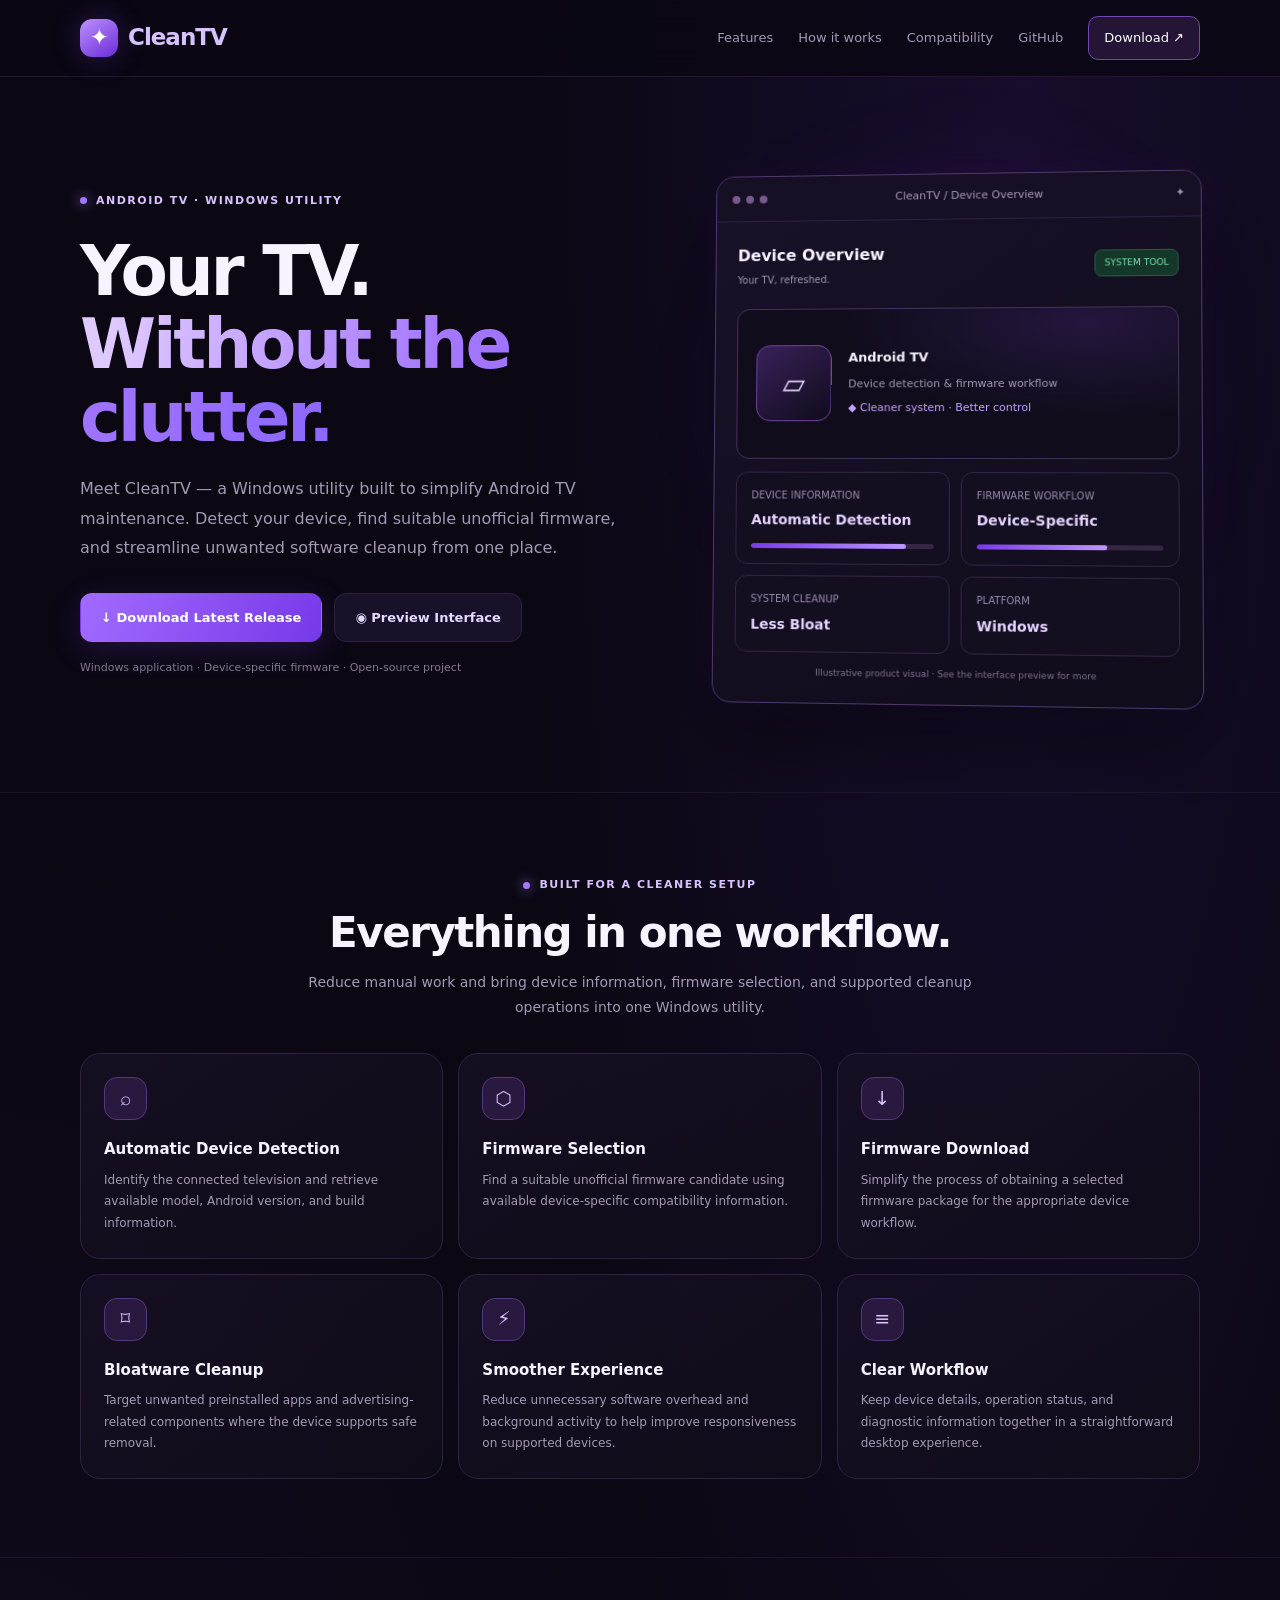
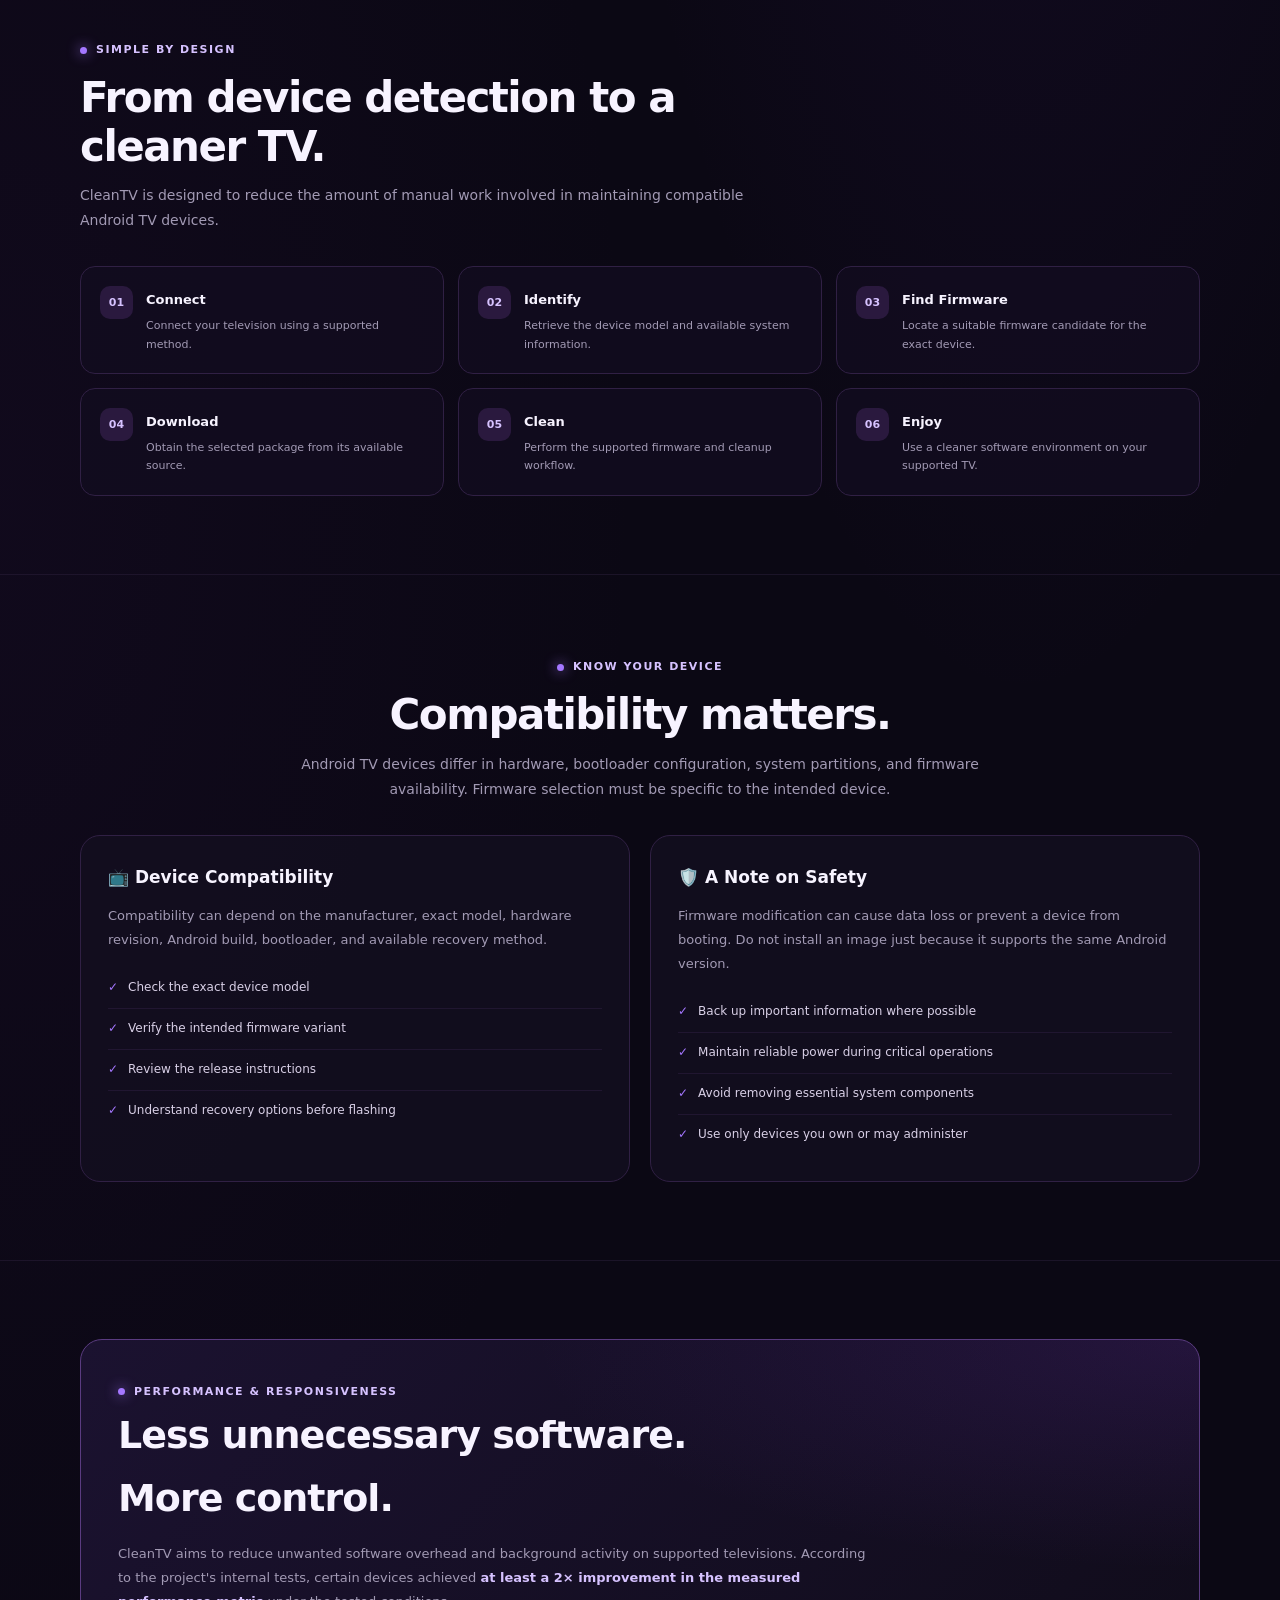
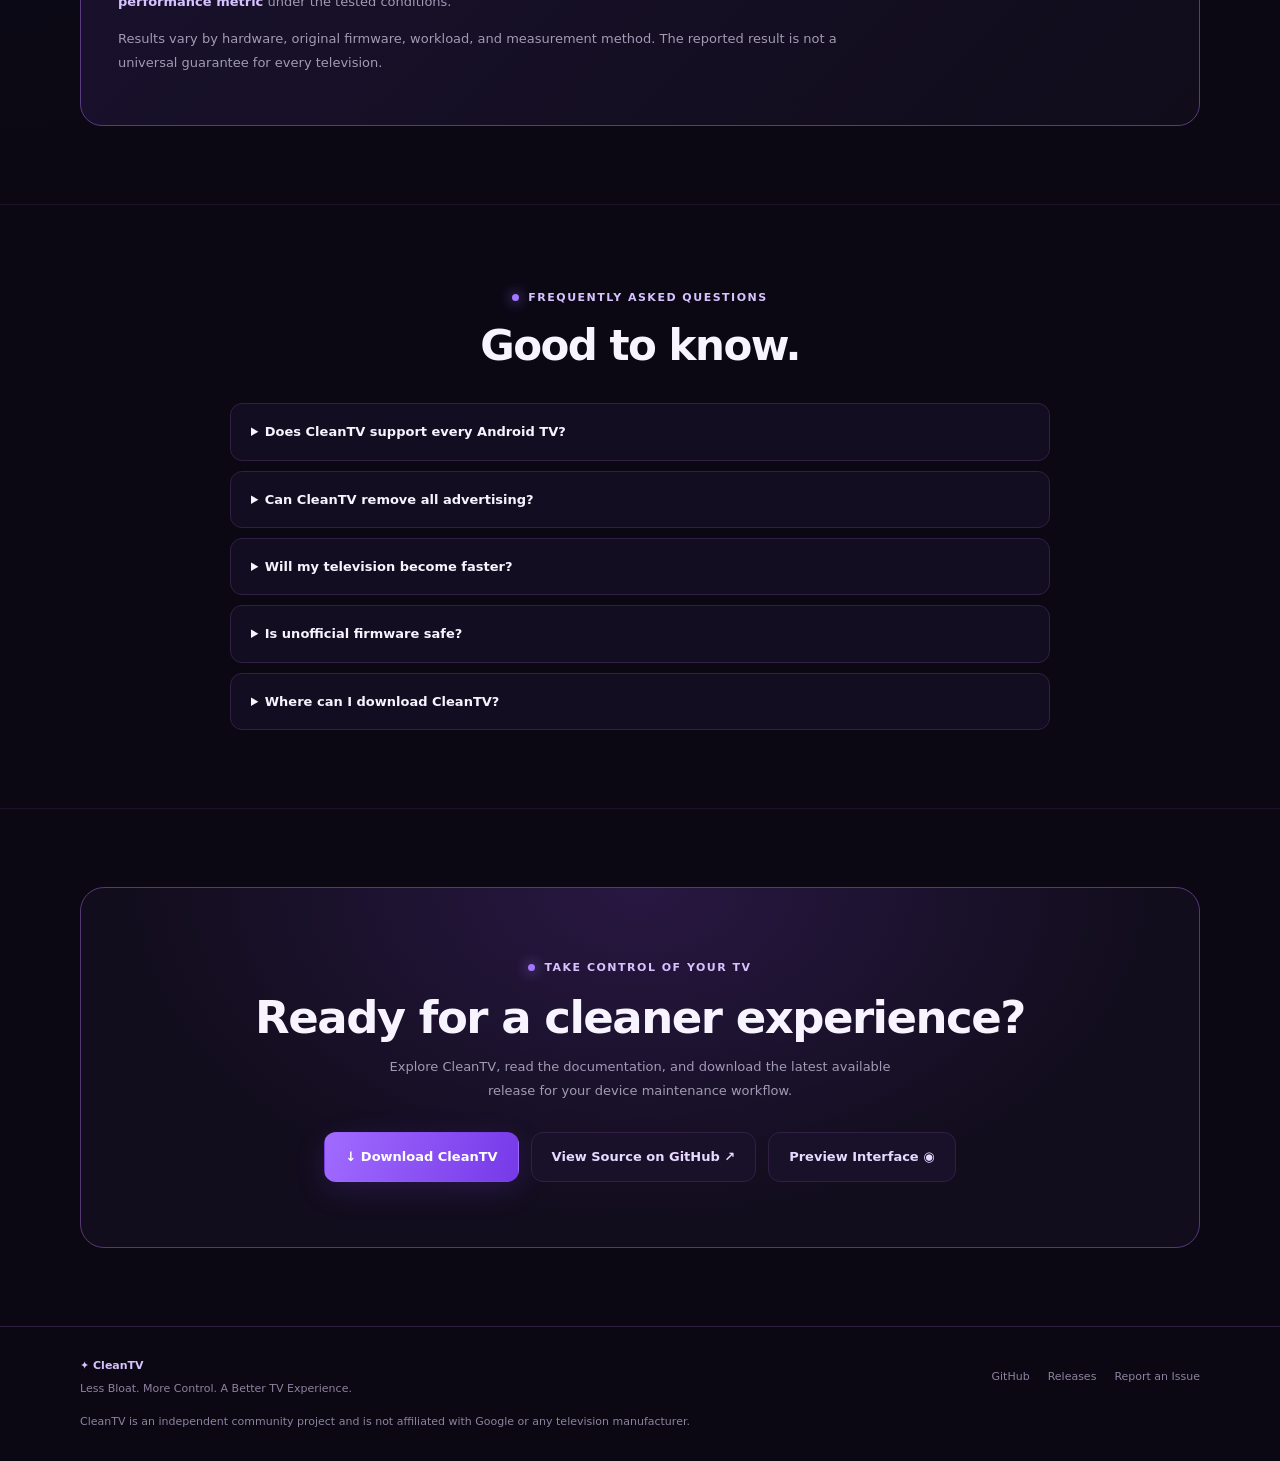
<file: index.html>
<!DOCTYPE html>
<html lang="en">
<head>
  <meta charset="UTF-8">
  <meta name="viewport" content="width=device-width, initial-scale=1.0">
  <meta name="theme-color" content="#0b0814">

  <title>CleanTV — Android TV Debloater & Firmware Utility</title>
  <meta name="description" content="CleanTV is a Windows utility for supported Android TV devices. Detect your TV, find compatible unofficial firmware, and simplify bloatware cleanup.">
  <meta name="robots" content="index, follow">
  <link rel="canonical" href="https://angelicaunt.github.io/CleanTV/">

  <meta property="og:type" content="website">
  <meta property="og:title" content="CleanTV — A Cleaner Android TV">
  <meta property="og:description" content="Detect your Android TV, find suitable unofficial firmware, and simplify system cleanup with CleanTV for Windows.">
  <meta property="og:url" content="https://angelicaunt.github.io/CleanTV/">

  <meta name="twitter:card" content="summary">
  <meta name="twitter:title" content="CleanTV — Android TV Utility">
  <meta name="twitter:description" content="Less bloat. More control. A cleaner Android TV experience.">

  <script type="application/ld+json">
  {
    "@context": "https://schema.org",
    "@type": "SoftwareApplication",
    "name": "CleanTV",
    "applicationCategory": "UtilitiesApplication",
    "operatingSystem": "Windows",
    "description": "A Windows utility for supported Android TV devices, with device detection, unofficial firmware workflows, and bloatware cleanup.",
    "downloadUrl": "https://github.com/angelicaunt/CleanTV/releases/latest",
    "codeRepository": "https://github.com/angelicaunt/CleanTV"
  }
  </script>

  <style>
    :root {
      color-scheme: dark;
      --bg: #0b0814;
      --surface: #120d20;
      --surface2: #19112b;
      --border: #302044;
      --purple: #a477ff;
      --purple2: #7739e8;
      --lavender: #d6c2ff;
      --text: #f7f3ff;
      --muted: #a29ab4;
      --green: #75e5b0;
      --radius: 20px;
    }

    * {
      box-sizing: border-box;
    }

    html {
      scroll-behavior: smooth;
      scroll-padding-top: 90px;
    }

    body {
      margin: 0;
      background:
        radial-gradient(ellipse at 80% 0%, #4b208d33, transparent 35%),
        radial-gradient(ellipse at 0% 45%, #35145222, transparent 35%),
        var(--bg);
      color: var(--text);
      font-family: Inter, "Segoe UI", system-ui, -apple-system, sans-serif;
      line-height: 1.65;
      -webkit-font-smoothing: antialiased;
    }

    a {
      color: inherit;
      text-decoration: none;
    }

    button, a {
      -webkit-tap-highlight-color: transparent;
    }

    a:focus-visible {
      outline: 2px solid var(--lavender);
      outline-offset: 4px;
    }

    .container {
      width: min(1120px, calc(100% - 40px));
      margin: 0 auto;
    }

    .nav-wrap {
      position: sticky;
      top: 0;
      z-index: 10;
      background: #0b0814dd;
      backdrop-filter: blur(16px);
      border-bottom: 1px solid #302044aa;
    }

    nav {
      min-height: 76px;
      display: flex;
      justify-content: space-between;
      align-items: center;
      gap: 24px;
    }

    .brand {
      display: inline-flex;
      align-items: center;
      gap: 10px;
      font-size: 23px;
      font-weight: 850;
      letter-spacing: -1px;
    }

    .brand-mark {
      width: 38px;
      height: 38px;
      display: grid;
      place-items: center;
      border-radius: 12px;
      color: #fff;
      background: linear-gradient(145deg, #bb91ff, #6c2bd8);
      box-shadow: 0 0 28px #8b4cff40;
    }

    .brand span:last-child {
      color: var(--lavender);
    }

    .nav-links {
      display: flex;
      align-items: center;
      flex-wrap: wrap;
      gap: 25px;
      color: var(--muted);
      font-size: 13px;
    }

    .nav-links a:hover {
      color: white;
    }

    .nav-download {
      padding: 10px 15px;
      border: 1px solid #7447b0;
      border-radius: 10px;
      color: white !important;
      background: #241537;
    }

    .hero {
      display: grid;
      grid-template-columns: 1.08fr .92fr;
      align-items: center;
      gap: 54px;
      padding-top: 94px;
      padding-bottom: 88px;
    }

    .eyebrow {
      display: inline-flex;
      align-items: center;
      gap: 9px;
      color: var(--lavender);
      text-transform: uppercase;
      letter-spacing: 1.5px;
      font-size: 11px;
      font-weight: 800;
    }

    .eyebrow::before {
      content: "";
      width: 7px;
      height: 7px;
      border-radius: 50%;
      background: var(--purple);
      box-shadow: 0 0 13px var(--purple);
    }

    h1 {
      margin: 22px 0 20px;
      font-size: clamp(43px, 5.5vw, 69px);
      line-height: 1.06;
      letter-spacing: -3.2px;
      font-weight: 850;
    }

    .gradient-text {
      background: linear-gradient(100deg, #dfcaff 5%, #a477ff 54%, #8c67ff);
      -webkit-background-clip: text;
      background-clip: text;
      color: transparent;
    }

    .hero-copy {
      max-width: 540px;
      color: var(--muted);
      font-size: 16px;
      line-height: 1.85;
    }

    .buttons {
      margin-top: 30px;
      display: flex;
      flex-wrap: wrap;
      gap: 12px;
    }

    .btn {
      min-height: 48px;
      display: inline-flex;
      align-items: center;
      justify-content: center;
      gap: 10px;
      padding: 13px 20px;
      border: 1px solid var(--border);
      border-radius: 12px;
      font-size: 13px;
      font-weight: 750;
      transition: transform .18s ease, border-color .18s ease,
        box-shadow .18s ease;
    }

    .btn:hover {
      transform: translateY(-2px);
      border-color: var(--purple);
    }

    .btn-primary {
      background: linear-gradient(110deg, #a16bff, #7639e8);
      border-color: transparent;
      color: white;
      box-shadow: 0 8px 30px #803eea30;
    }

    .btn-primary:hover {
      box-shadow: 0 12px 36px #803eea55;
    }

    .btn-secondary {
      background: #19112a;
      color: #e7d9ff;
    }

    .microcopy {
      margin-top: 17px;
      color: #827991;
      font-size: 11px;
    }

    .hero-visual {
      position: relative;
      min-width: 0;
    }

    .glow {
      position: absolute;
      width: 75%;
      aspect-ratio: 1;
      top: 7%;
      left: 14%;
      background: #853bff20;
      filter: blur(65px);
      border-radius: 50%;
      pointer-events: none;
    }

    .window {
      position: relative;
      overflow: hidden;
      border: 1px solid #51386f;
      background: linear-gradient(145deg, #191128, #100c1b);
      border-radius: 19px;
      box-shadow: 0 35px 90px #0007, 0 0 50px #7737c51a;
      transform: perspective(1200px) rotateY(-4deg) rotateX(2deg);
    }

    .window-top {
      height: 46px;
      display: flex;
      align-items: center;
      justify-content: space-between;
      gap: 12px;
      padding: 0 16px;
      background: #171024;
      border-bottom: 1px solid #302044;
      color: #a79ab9;
      font-size: 11px;
    }

    .traffic {
      display: flex;
      gap: 6px;
    }

    .traffic span {
      width: 8px;
      height: 8px;
      border-radius: 50%;
      background: #765b8e;
    }

    .window-body {
      padding: 22px;
    }

    .mock-heading {
      display: flex;
      justify-content: space-between;
      gap: 15px;
      align-items: center;
      margin-bottom: 20px;
    }

    .mock-heading strong {
      font-size: 16px;
    }

    .mock-heading small {
      display: block;
      margin-top: 4px;
      color: var(--muted);
      font-size: 10px;
    }

    .status {
      padding: 5px 9px;
      border-radius: 7px;
      color: var(--green);
      background: #153729;
      border: 1px solid #285c42;
      font-size: 9px;
      white-space: nowrap;
    }

    .mock-tv {
      position: relative;
      overflow: hidden;
      min-height: 152px;
      display: flex;
      align-items: center;
      gap: 17px;
      padding: 19px;
      border: 1px solid #46305e;
      border-radius: 13px;
      background:
        radial-gradient(ellipse at 80% 10%, #713bbd35, transparent 50%),
        #100c1b;
    }

    .tv-icon {
      width: 77px;
      height: 77px;
      flex-shrink: 0;
      display: grid;
      place-items: center;
      border-radius: 14px;
      border: 1px solid #7043a3;
      color: #e6d5ff;
      font-size: 30px;
      background: linear-gradient(145deg, #39215a, #100c1b);
    }

    .mock-tv strong {
      font-size: 13px;
    }

    .mock-tv p {
      margin: 6px 0;
      color: var(--muted);
      font-size: 11px;
    }

    .mock-grid {
      display: grid;
      grid-template-columns: 1fr 1fr;
      gap: 11px;
      margin-top: 13px;
    }

    .mock-stat {
      padding: 15px;
      min-width: 0;
      border: 1px solid #352546;
      border-radius: 12px;
      background: #140e21;
    }

    .mock-stat small {
      display: block;
      color: #9a8dad;
      font-size: 10px;
    }

    .mock-stat strong {
      display: block;
      margin-top: 5px;
      color: #e4d5ff;
      font-size: 14px;
    }

    .mock-progress {
      height: 5px;
      margin-top: 12px;
      background: #352744;
      border-radius: 10px;
      overflow: hidden;
    }

    .mock-progress span {
      display: block;
      width: 78%;
      height: 100%;
      background: linear-gradient(90deg, #773be8, #bd96ff);
      border-radius: inherit;
    }

    .mock-foot {
      margin-top: 13px;
      color: #7e718e;
      text-align: center;
      font-size: 9px;
    }

    section {
      padding: 78px 0;
      border-top: 1px solid #2d203d80;
    }

    .section-head {
      max-width: 720px;
      margin-bottom: 33px;
    }

    .section-head.center {
      margin-left: auto;
      margin-right: auto;
      text-align: center;
    }

    .section-head h2 {
      margin: 12px 0;
      font-size: clamp(29px, 4vw, 42px);
      line-height: 1.15;
      letter-spacing: -1.5px;
    }

    .section-head p {
      margin: 0;
      color: var(--muted);
      font-size: 14px;
      line-height: 1.8;
    }

    .feature-grid {
      display: grid;
      grid-template-columns: repeat(3, minmax(0, 1fr));
      gap: 15px;
    }

    .feature {
      padding: 23px;
      border: 1px solid var(--border);
      border-radius: var(--radius);
      background: linear-gradient(145deg, #171025cc, #100c19cc);
      transition: transform .2s ease, border-color .2s ease;
    }

    .feature:hover {
      transform: translateY(-3px);
      border-color: #66438b;
    }

    .feature-icon {
      width: 43px;
      height: 43px;
      display: grid;
      place-items: center;
      border: 1px solid #56367e;
      border-radius: 13px;
      background: #29193e;
      color: var(--lavender);
      font-size: 19px;
    }

    .feature h3 {
      margin: 17px 0 8px;
      font-size: 15px;
    }

    .feature p {
      margin: 0;
      color: var(--muted);
      font-size: 12px;
      line-height: 1.8;
    }

    .workflow {
      display: grid;
      grid-template-columns: repeat(3, minmax(0, 1fr));
      gap: 14px;
    }

    .step {
      display: flex;
      align-items: flex-start;
      gap: 13px;
      padding: 19px;
      border: 1px solid var(--border);
      border-radius: 15px;
      background: #120d20b8;
    }

    .step-number {
      width: 33px;
      height: 33px;
      flex-shrink: 0;
      display: grid;
      place-items: center;
      border-radius: 10px;
      color: var(--lavender);
      background: #2a193e;
      font-size: 11px;
      font-weight: 800;
    }

    .step h3 {
      margin: 3px 0 6px;
      font-size: 13px;
    }

    .step p {
      margin: 0;
      color: var(--muted);
      font-size: 11px;
      line-height: 1.7;
    }

    .split {
      display: grid;
      grid-template-columns: 1fr 1fr;
      gap: 20px;
    }

    .info-card {
      padding: 27px;
      border: 1px solid var(--border);
      border-radius: var(--radius);
      background: #130e20ce;
    }

    .info-card h3 {
      margin: 0 0 13px;
      font-size: 17px;
    }

    .info-card p {
      color: var(--muted);
      font-size: 13px;
      line-height: 1.85;
    }

    .check-list {
      list-style: none;
      margin: 16px 0 0;
      padding: 0;
    }

    .check-list li {
      padding: 10px 0;
      border-bottom: 1px solid #30204480;
      color: #d9d0e7;
      font-size: 12px;
    }

    .check-list li:last-child {
      border-bottom: 0;
    }

    .check-list li::before {
      content: "✓";
      margin-right: 10px;
      color: var(--purple);
      font-weight: 900;
    }

    .performance {
      position: relative;
      overflow: hidden;
      padding: 37px;
      border: 1px solid #5a3b80;
      border-radius: 22px;
      background:
        radial-gradient(ellipse at 100% 0%, #6e32b531, transparent 42%),
        linear-gradient(135deg, #1b1230, #100c1a);
    }

    .performance h2 {
      margin: 0 0 13px;
      font-size: clamp(26px, 4vw, 38px);
      letter-spacing: -1px;
    }

    .performance p {
      max-width: 760px;
      color: var(--muted);
      font-size: 13px;
      line-height: 1.85;
    }

    .performance strong {
      color: var(--lavender);
    }

    .faq {
      display: grid;
      gap: 10px;
      max-width: 820px;
      margin: 0 auto;
    }

    details {
      padding: 17px 20px;
      border: 1px solid var(--border);
      border-radius: 12px;
      background: #120d20;
    }

    summary {
      cursor: pointer;
      font-size: 13px;
      font-weight: 750;
    }

    details p {
      margin: 12px 0 0;
      color: var(--muted);
      font-size: 12px;
      line-height: 1.8;
    }

    .final-cta {
      padding: 65px 28px;
      text-align: center;
      border: 1px solid #573876;
      border-radius: 24px;
      background:
        radial-gradient(ellipse at 50% 0%, #7139bc3c, transparent 65%),
        #120d1d;
    }

    .final-cta h2 {
      margin: 12px 0;
      font-size: clamp(30px, 4vw, 45px);
      line-height: 1.15;
      letter-spacing: -1.5px;
    }

    .final-cta p {
      max-width: 550px;
      margin: 0 auto;
      color: var(--muted);
      font-size: 13px;
      line-height: 1.8;
    }

    .final-cta .buttons {
      justify-content: center;
    }

    footer {
      padding: 30px 0;
      color: #8e829f;
      border-top: 1px solid #2d203d;
      font-size: 11px;
    }

    .footer-row {
      display: flex;
      justify-content: space-between;
      align-items: center;
      flex-wrap: wrap;
      gap: 15px;
    }

    .footer-links {
      display: flex;
      flex-wrap: wrap;
      gap: 18px;
    }

    .footer-links a:hover {
      color: white;
    }

    @media (max-width: 900px) {
      .hero {
        grid-template-columns: 1fr;
        gap: 45px;
        padding-top: 65px;
      }

      .hero-copy {
        max-width: 680px;
      }

      .hero-visual {
        max-width: 650px;
        width: 100%;
        margin: 0 auto;
      }

      .feature-grid {
        grid-template-columns: repeat(2, minmax(0, 1fr));
      }

      .workflow {
        grid-template-columns: repeat(2, minmax(0, 1fr));
      }

      .window {
        transform: none;
      }
    }

    @media (max-width: 600px) {
      .container {
        width: calc(100% - 32px);
      }

      nav {
        min-height: 65px;
      }

      .nav-links {
        gap: 12px;
        font-size: 11px;
      }

      .nav-links a:not(.nav-download) {
        display: none;
      }

      h1 {
        letter-spacing: -2px;
      }

      .hero {
        padding-top: 52px;
        padding-bottom: 55px;
      }

      section {
        padding: 55px 0;
      }

      .feature-grid,
      .workflow,
      .split {
        grid-template-columns: 1fr;
      }

      .mock-tv {
        align-items: flex-start;
        padding: 13px;
      }

      .tv-icon {
        width: 56px;
        height: 56px;
        font-size: 23px;
      }

      .window-body {
        padding: 14px;
      }

      .performance {
        padding: 24px;
      }

      .final-cta {
        padding: 45px 20px;
      }

      .footer-row {
        align-items: flex-start;
        flex-direction: column;
      }
    }

    @media (prefers-reduced-motion: reduce) {
      html {
        scroll-behavior: auto;
      }

      *, *::before, *::after {
        transition: none !important;
      }
    }
  </style>
</head>

<body>

  <div class="nav-wrap">
    <nav class="container">
      <a class="brand" href="#top" aria-label="CleanTV home">
        <span class="brand-mark">✦</span>
        <span>Clean<span>TV</span></span>
      </a>

      <div class="nav-links">
        <a href="#features">Features</a>
        <a href="#how-it-works">How it works</a>
        <a href="#compatibility">Compatibility</a>
        <a href="https://github.com/angelicaunt/CleanTV">GitHub</a>
        <a class="nav-download" href="https://github.com/angelicaunt/CleanTV/releases/latest">
          Download ↗
        </a>
      </div>
    </nav>
  </div>

  <main id="top">

    <div class="container hero">
      <div>
        <div class="eyebrow">Android TV · Windows Utility</div>

        <h1>
          Your TV.<br>
          <span class="gradient-text">Without the clutter.</span>
        </h1>

        <p class="hero-copy">
          Meet CleanTV — a Windows utility built to simplify Android TV
          maintenance. Detect your device, find suitable unofficial firmware,
          and streamline unwanted software cleanup from one place.
        </p>

        <div class="buttons">
          <a class="btn btn-primary"
             href="https://github.com/angelicaunt/CleanTV/releases/latest">
            ↓ Download Latest Release
          </a>

          <a class="btn btn-secondary"
             href="https://angelicaunt.github.io/CleanTV/ui-preview.html">
            ◉ Preview Interface
          </a>
        </div>

        <p class="microcopy">
          Windows application · Device-specific firmware · Open-source project
        </p>
      </div>

      <div class="hero-visual" aria-label="Illustrative CleanTV application interface">
        <div class="glow"></div>

        <div class="window">
          <div class="window-top">
            <div class="traffic"><span></span><span></span><span></span></div>
            <span>CleanTV / Device Overview</span>
            <span>✦</span>
          </div>

          <div class="window-body">
            <div class="mock-heading">
              <div>
                <strong>Device Overview</strong>
                <small>Your TV, refreshed.</small>
              </div>
              <span class="status">SYSTEM TOOL</span>
            </div>

            <div class="mock-tv">
              <div class="tv-icon">▱</div>
              <div>
                <strong>Android TV</strong>
                <p>Device detection & firmware workflow</p>
                <p style="color:#c1a5ff">◆ Cleaner system · Better control</p>
              </div>
            </div>

            <div class="mock-grid">
              <div class="mock-stat">
                <small>DEVICE INFORMATION</small>
                <strong>Automatic Detection</strong>
                <div class="mock-progress"><span style="width:85%"></span></div>
              </div>
              <div class="mock-stat">
                <small>FIRMWARE WORKFLOW</small>
                <strong>Device-Specific</strong>
                <div class="mock-progress"><span style="width:70%"></span></div>
              </div>
              <div class="mock-stat">
                <small>SYSTEM CLEANUP</small>
                <strong>Less Bloat</strong>
              </div>
              <div class="mock-stat">
                <small>PLATFORM</small>
                <strong>Windows</strong>
              </div>
            </div>

            <div class="mock-foot">
              Illustrative product visual · See the interface preview for more
            </div>
          </div>
        </div>
      </div>
    </div>

    <section id="features">
      <div class="container">
        <div class="section-head center">
          <div class="eyebrow">Built for a cleaner setup</div>
          <h2>Everything in one workflow.</h2>
          <p>
            Reduce manual work and bring device information, firmware
            selection, and supported cleanup operations into one Windows utility.
          </p>
        </div>

        <div class="feature-grid">
          <article class="feature">
            <div class="feature-icon">⌕</div>
            <h3>Automatic Device Detection</h3>
            <p>
              Identify the connected television and retrieve available model,
              Android version, and build information.
            </p>
          </article>

          <article class="feature">
            <div class="feature-icon">⬡</div>
            <h3>Firmware Selection</h3>
            <p>
              Find a suitable unofficial firmware candidate using available
              device-specific compatibility information.
            </p>
          </article>

          <article class="feature">
            <div class="feature-icon">↓</div>
            <h3>Firmware Download</h3>
            <p>
              Simplify the process of obtaining a selected firmware package
              for the appropriate device workflow.
            </p>
          </article>

          <article class="feature">
            <div class="feature-icon">⌑</div>
            <h3>Bloatware Cleanup</h3>
            <p>
              Target unwanted preinstalled apps and advertising-related
              components where the device supports safe removal.
            </p>
          </article>

          <article class="feature">
            <div class="feature-icon">⚡</div>
            <h3>Smoother Experience</h3>
            <p>
              Reduce unnecessary software overhead and background activity
              to help improve responsiveness on supported devices.
            </p>
          </article>

          <article class="feature">
            <div class="feature-icon">≡</div>
            <h3>Clear Workflow</h3>
            <p>
              Keep device details, operation status, and diagnostic information
              together in a straightforward desktop experience.
            </p>
          </article>
        </div>
      </div>
    </section>

    <section id="how-it-works">
      <div class="container">
        <div class="section-head">
          <div class="eyebrow">Simple by design</div>
          <h2>From device detection to a cleaner TV.</h2>
          <p>
            CleanTV is designed to reduce the amount of manual work involved
            in maintaining compatible Android TV devices.
          </p>
        </div>

        <div class="workflow">
          <article class="step">
            <div class="step-number">01</div>
            <div>
              <h3>Connect</h3>
              <p>Connect your television using a supported method.</p>
            </div>
          </article>

          <article class="step">
            <div class="step-number">02</div>
            <div>
              <h3>Identify</h3>
              <p>Retrieve the device model and available system information.</p>
            </div>
          </article>

          <article class="step">
            <div class="step-number">03</div>
            <div>
              <h3>Find Firmware</h3>
              <p>Locate a suitable firmware candidate for the exact device.</p>
            </div>
          </article>

          <article class="step">
            <div class="step-number">04</div>
            <div>
              <h3>Download</h3>
              <p>Obtain the selected package from its available source.</p>
            </div>
          </article>

          <article class="step">
            <div class="step-number">05</div>
            <div>
              <h3>Clean</h3>
              <p>Perform the supported firmware and cleanup workflow.</p>
            </div>
          </article>

          <article class="step">
            <div class="step-number">06</div>
            <div>
              <h3>Enjoy</h3>
              <p>Use a cleaner software environment on your supported TV.</p>
            </div>
          </article>
        </div>
      </div>
    </section>

    <section id="compatibility">
      <div class="container">
        <div class="section-head center">
          <div class="eyebrow">Know your device</div>
          <h2>Compatibility matters.</h2>
          <p>
            Android TV devices differ in hardware, bootloader configuration,
            system partitions, and firmware availability. Firmware selection
            must be specific to the intended device.
          </p>
        </div>

        <div class="split">
          <article class="info-card">
            <h3>📺 Device Compatibility</h3>
            <p>
              Compatibility can depend on the manufacturer, exact model,
              hardware revision, Android build, bootloader, and available
              recovery method.
            </p>
            <ul class="check-list">
              <li>Check the exact device model</li>
              <li>Verify the intended firmware variant</li>
              <li>Review the release instructions</li>
              <li>Understand recovery options before flashing</li>
            </ul>
          </article>

          <article class="info-card">
            <h3>🛡️ A Note on Safety</h3>
            <p>
              Firmware modification can cause data loss or prevent a device
              from booting. Do not install an image just because it supports
              the same Android version.
            </p>
            <ul class="check-list">
              <li>Back up important information where possible</li>
              <li>Maintain reliable power during critical operations</li>
              <li>Avoid removing essential system components</li>
              <li>Use only devices you own or may administer</li>
            </ul>
          </article>
        </div>
      </div>
    </section>

    <section id="performance">
      <div class="container">
        <div class="performance">
          <div class="eyebrow">Performance & responsiveness</div>
          <h2>Less unnecessary software.<br>More control.</h2>
          <p>
            CleanTV aims to reduce unwanted software overhead and background
            activity on supported televisions. According to the project's
            internal tests, certain devices achieved
            <strong>at least a 2× improvement in the measured performance metric</strong>
            under the tested conditions.
          </p>
          <p>
            Results vary by hardware, original firmware, workload, and
            measurement method. The reported result is not a universal
            guarantee for every television.
          </p>
        </div>
      </div>
    </section>

    <section id="faq">
      <div class="container">
        <div class="section-head center">
          <div class="eyebrow">Frequently asked questions</div>
          <h2>Good to know.</h2>
        </div>

        <div class="faq">
          <details>
            <summary>Does CleanTV support every Android TV?</summary>
            <p>
              Compatibility depends on the exact model, hardware revision,
              Android build, and available firmware. Check the project's
              release documentation before using firmware operations.
            </p>
          </details>

          <details>
            <summary>Can CleanTV remove all advertising?</summary>
            <p>
              CleanTV targets unwanted preinstalled and advertising-related
              software where supported. Some features are integrated into
              essential system components and may not be safely removable.
            </p>
          </details>

          <details>
            <summary>Will my television become faster?</summary>
            <p>
              Reducing unnecessary software can improve responsiveness on
              some devices. Results depend on the original system and the
              performance metric being measured.
            </p>
          </details>

          <details>
            <summary>Is unofficial firmware safe?</summary>
            <p>
              It can carry significant risks if the image is incompatible
              or the process is interrupted. Verify the exact device match
              and understand the recovery procedure before proceeding.
            </p>
          </details>

          <details>
            <summary>Where can I download CleanTV?</summary>
            <p>
              The latest available Windows release is published on the
              project's official GitHub Releases page.
            </p>
          </details>
        </div>
      </div>
    </section>

    <section>
      <div class="container">
        <div class="final-cta">
          <div class="eyebrow">Take control of your TV</div>
          <h2>Ready for a cleaner experience?</h2>
          <p>
            Explore CleanTV, read the documentation, and download the latest
            available release for your device maintenance workflow.
          </p>

          <div class="buttons">
            <a class="btn btn-primary"
               href="https://github.com/angelicaunt/CleanTV/releases/latest">
              ↓ Download CleanTV
            </a>

            <a class="btn btn-secondary"
               href="https://github.com/angelicaunt/CleanTV">
              View Source on GitHub ↗
            </a>

            <a class="btn btn-secondary"
               href="https://angelicaunt.github.io/CleanTV/ui-preview.html">
              Preview Interface ◉
            </a>
          </div>
        </div>
      </div>
    </section>

  </main>

  <footer>
    <div class="container footer-row">
      <div>
        <strong style="color:#d6c2ff">✦ CleanTV</strong>
        <div style="margin-top:5px">
          Less Bloat. More Control. A Better TV Experience.
        </div>
      </div>

      <div class="footer-links">
        <a href="https://github.com/angelicaunt/CleanTV">GitHub</a>
        <a href="https://github.com/angelicaunt/CleanTV/releases/latest">Releases</a>
        <a href="https://github.com/angelicaunt/CleanTV/issues">Report an Issue</a>
      </div>

      <div>
        CleanTV is an independent community project and is not affiliated
        with Google or any television manufacturer.
      </div>
    </div>
  </footer>

</body>
</html>
</file>
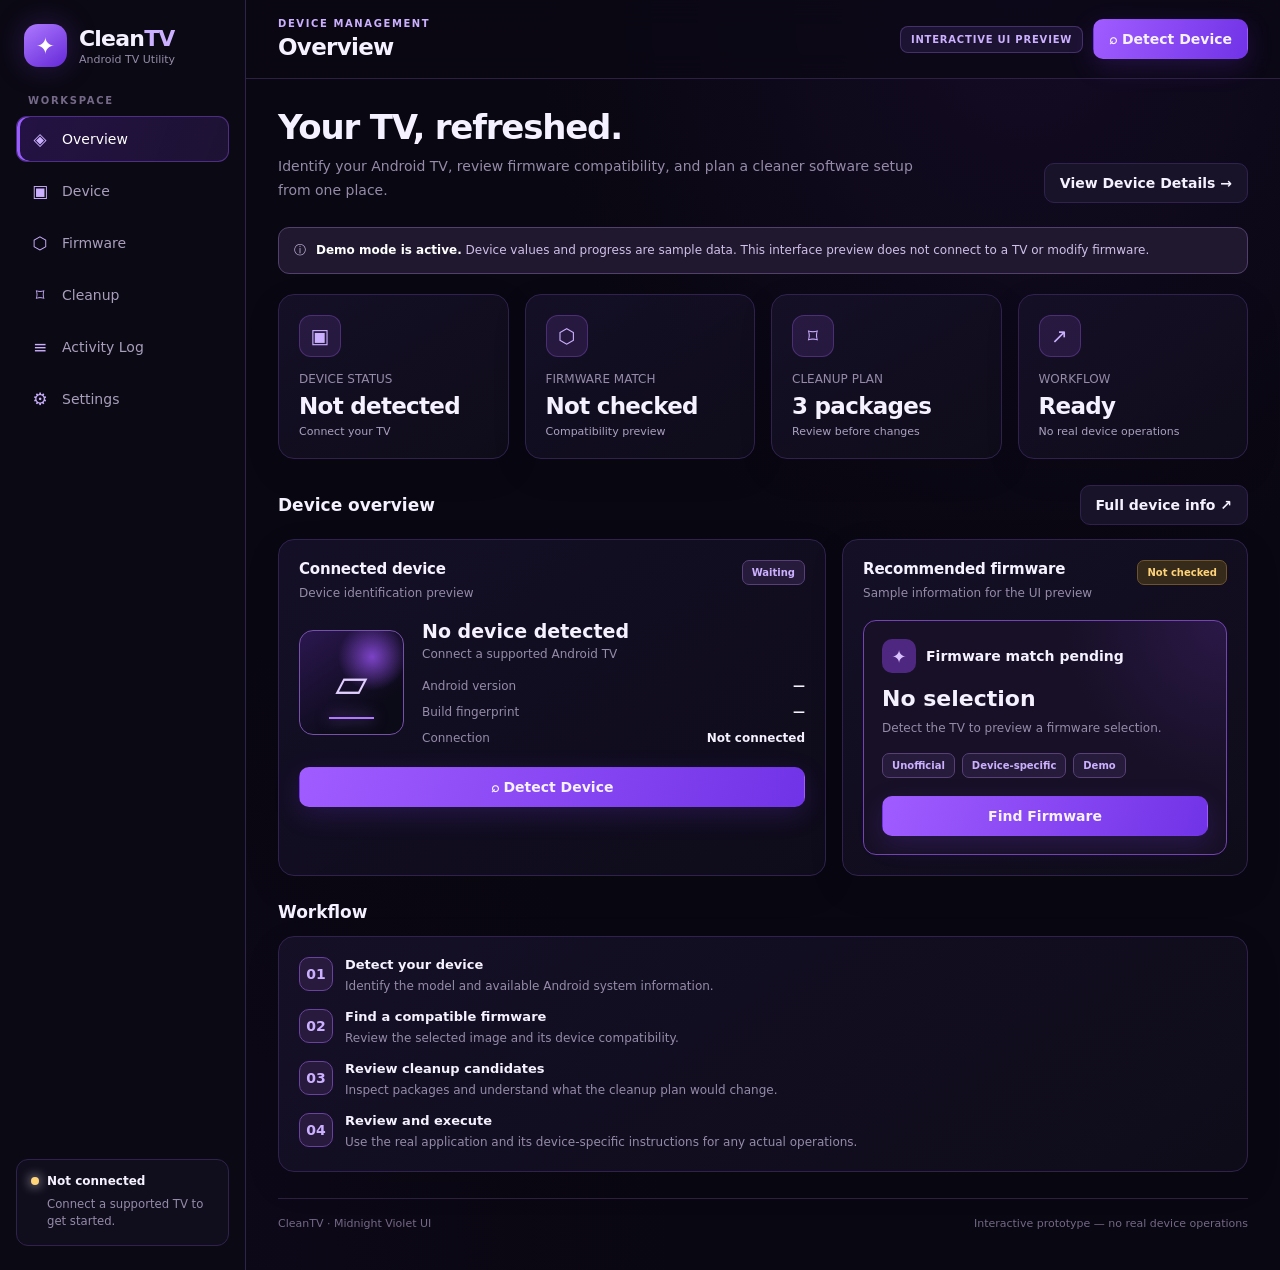
<file: ui-preview.html>
<!DOCTYPE html>
<html lang="en">
<head>
  <meta charset="UTF-8">
  <meta name="viewport" content="width=device-width, initial-scale=1.0">
  <meta name="theme-color" content="#090711">
  <title>CleanTV — Android TV Utility</title>
  <style>
    :root {
      --bg: #090711;
      --panel: #100d1c;
      --panel2: #151026;
      --panel3: #1c1532;
      --border: #30224f;
      --purple: #985cff;
      --purple2: #7436e9;
      --lavender: #cbb0ff;
      --text: #f5f1ff;
      --muted: #958ba9;
      --green: #51e0a0;
      --yellow: #ffd479;
      --red: #ff718b;
      --radius: 16px;
    }

    * { box-sizing: border-box; }

    body {
      margin: 0;
      min-height: 100vh;
      color: var(--text);
      background:
        radial-gradient(ellipse at 80% 0%, #28134955, transparent 34%),
        radial-gradient(ellipse at 0% 100%, #35155d22, transparent 38%),
        var(--bg);
      font-family: Inter, "Segoe UI", system-ui, -apple-system, sans-serif;
      font-size: 14px;
    }

    button, select, input { font: inherit; }
    button { cursor: pointer; }

    .app {
      min-height: 100vh;
      display: grid;
      grid-template-columns: 246px minmax(0, 1fr);
    }

    .sidebar {
      padding: 24px 16px;
      background: #0b0914eb;
      border-right: 1px solid var(--border);
      display: flex;
      flex-direction: column;
      gap: 28px;
    }

    .brand {
      display: flex;
      align-items: center;
      gap: 12px;
      padding: 0 8px;
    }

    .brand-mark {
      display: grid;
      place-items: center;
      width: 43px;
      height: 43px;
      color: white;
      font-size: 23px;
      border-radius: 14px;
      background: linear-gradient(145deg, #ae79ff, #6428d7);
      box-shadow: 0 0 30px #8d46ff40;
    }

    .brand-name {
      font-size: 22px;
      font-weight: 800;
      letter-spacing: -.8px;
    }

    .brand-name span { color: var(--lavender); }

    .brand-sub {
      margin-top: 2px;
      font-size: 11px;
      color: var(--muted);
    }

    .nav-label {
      margin: 0 12px 10px;
      color: #756989;
      text-transform: uppercase;
      letter-spacing: 1.7px;
      font-size: 10px;
      font-weight: 800;
    }

    .nav {
      display: grid;
      gap: 6px;
    }

    .nav button {
      display: flex;
      align-items: center;
      gap: 12px;
      width: 100%;
      padding: 12px 13px;
      color: #a99fbd;
      text-align: left;
      border: 1px solid transparent;
      border-radius: 11px;
      background: transparent;
      transition: .18s ease;
    }

    .nav button:hover {
      background: #1b1530;
      color: white;
    }

    .nav button.active {
      color: white;
      background: linear-gradient(110deg, #5426a555, #271744aa);
      border-color: #7847c988;
      box-shadow: inset 3px 0 0 var(--purple);
    }

    .nav-icon {
      width: 20px;
      text-align: center;
      color: var(--lavender);
      font-size: 17px;
    }

    .sidebar-bottom { margin-top: auto; }

    .connection {
      padding: 14px;
      background: #100d1d;
      border: 1px solid var(--border);
      border-radius: 12px;
    }

    .connection-top {
      display: flex;
      align-items: center;
      gap: 8px;
      font-weight: 700;
      font-size: 12px;
    }

    .dot {
      width: 8px;
      height: 8px;
      border-radius: 50%;
      background: var(--yellow);
      box-shadow: 0 0 12px currentColor;
    }

    .dot.online { background: var(--green); }
    .dot.offline { background: var(--red); }

    .connection small {
      display: block;
      margin: 8px 0 0 16px;
      line-height: 1.5;
      color: var(--muted);
      overflow-wrap: anywhere;
    }

    .main { min-width: 0; }

    .topbar {
      min-height: 78px;
      padding: 18px 32px;
      display: flex;
      align-items: center;
      justify-content: space-between;
      gap: 16px;
      border-bottom: 1px solid #2c2142;
      background: #0b0814a8;
      backdrop-filter: blur(14px);
    }

    .eyebrow {
      font-size: 10px;
      font-weight: 800;
      letter-spacing: 1.6px;
      color: var(--lavender);
      text-transform: uppercase;
    }

    .topbar h1 {
      margin: 5px 0 0;
      font-size: 23px;
      letter-spacing: -.7px;
    }

    .top-actions {
      display: flex;
      align-items: center;
      flex-wrap: wrap;
      justify-content: flex-end;
      gap: 10px;
    }

    .demo-label {
      padding: 7px 10px;
      border: 1px solid #8061bf66;
      background: #28194399;
      border-radius: 8px;
      color: var(--lavender);
      font-size: 10px;
      font-weight: 800;
      letter-spacing: .8px;
    }

    .content {
      width: min(1450px, 100%);
      margin: 0 auto;
      padding: 28px 32px 40px;
    }

    .page { display: none; animation: fade .2s ease; }
    .page.active { display: block; }

    @keyframes fade {
      from { opacity: 0; transform: translateY(4px); }
      to { opacity: 1; transform: translateY(0); }
    }

    .welcome {
      display: flex;
      align-items: flex-end;
      justify-content: space-between;
      gap: 20px;
      margin-bottom: 24px;
    }

    .welcome h2 {
      margin: 0 0 8px;
      font-size: clamp(24px, 3vw, 34px);
      letter-spacing: -1.2px;
    }

    .welcome p {
      max-width: 650px;
      margin: 0;
      color: var(--muted);
      line-height: 1.7;
    }

    .button {
      min-height: 40px;
      padding: 10px 15px;
      display: inline-flex;
      align-items: center;
      justify-content: center;
      gap: 9px;
      border: 1px solid var(--border);
      border-radius: 10px;
      background: #191329;
      color: var(--text);
      font-weight: 700;
      transition: .18s ease;
    }

    .button:hover {
      border-color: #8c58e7;
      transform: translateY(-1px);
    }

    .button.primary {
      border-color: transparent;
      background: linear-gradient(110deg, #a05cff, #7133e7);
      box-shadow: 0 8px 26px #7939e733;
    }

    .button.primary:hover {
      box-shadow: 0 8px 32px #904dff55;
    }

    .button.subtle {
      color: var(--lavender);
      background: #241638;
      border-color: #553b7b;
    }

    .button:disabled { opacity: .55; cursor: not-allowed; }

    .grid { display: grid; gap: 16px; }
    .stats { grid-template-columns: repeat(4, minmax(0, 1fr)); }
    .two-col { grid-template-columns: minmax(0, 1.35fr) minmax(280px, 1fr); }
    .three-col { grid-template-columns: repeat(3, minmax(0, 1fr)); }

    .card {
      min-width: 0;
      padding: 20px;
      background: linear-gradient(145deg, #151027f2, #0f0c1af5);
      border: 1px solid var(--border);
      border-radius: var(--radius);
      box-shadow: 0 12px 36px #00000018;
    }

    .card-head {
      display: flex;
      align-items: flex-start;
      justify-content: space-between;
      gap: 12px;
      margin-bottom: 18px;
    }

    .card h3 {
      margin: 0;
      font-size: 15px;
      letter-spacing: -.2px;
    }

    .card-sub {
      margin-top: 6px;
      color: var(--muted);
      font-size: 12px;
      line-height: 1.55;
    }

    .stat-icon {
      width: 42px;
      height: 42px;
      display: grid;
      place-items: center;
      color: var(--lavender);
      border: 1px solid #6d42a588;
      background: #35205299;
      border-radius: 12px;
      font-size: 20px;
    }

    .stat-label {
      margin-top: 15px;
      color: var(--muted);
      font-size: 12px;
    }

    .stat-value {
      margin-top: 7px;
      font-size: 23px;
      font-weight: 800;
      letter-spacing: -.7px;
    }

    .stat-foot {
      margin-top: 6px;
      font-size: 11px;
      color: #aaa0bf;
    }

    .tag {
      display: inline-flex;
      align-items: center;
      gap: 6px;
      padding: 6px 9px;
      border-radius: 7px;
      background: #261b3a;
      border: 1px solid #574078;
      color: var(--lavender);
      white-space: nowrap;
      font-size: 10px;
      font-weight: 800;
    }

    .tag.green {
      color: var(--green);
      border-color: #286a53;
      background: #15382e;
    }

    .tag.yellow {
      color: var(--yellow);
      border-color: #6e542c;
      background: #362a1b;
    }

    .device-card {
      display: grid;
      grid-template-columns: 105px minmax(0, 1fr);
      gap: 18px;
      align-items: center;
    }

    .tv-graphic {
      aspect-ratio: 1 / 1;
      display: grid;
      place-items: center;
      position: relative;
      overflow: hidden;
      color: #e1cfff;
      font-size: 42px;
      border-radius: 14px;
      border: 1px solid #7651ac;
      background:
        radial-gradient(circle at 70% 25%, #7c43c6, transparent 32%),
        linear-gradient(145deg, #2b1750, #0b0a17 75%);
    }

    .tv-graphic::after {
      content: "";
      position: absolute;
      width: 45px;
      height: 2px;
      bottom: 15px;
      background: #af78ff;
      box-shadow: 0 0 15px #a76cff;
    }

    .device-name {
      font-size: 19px;
      font-weight: 800;
      overflow-wrap: anywhere;
    }

    .device-model {
      margin-top: 5px;
      color: var(--muted);
      font-size: 12px;
    }

    .detail-list {
      display: grid;
      gap: 12px;
      margin-top: 18px;
    }

    .detail {
      display: flex;
      align-items: flex-start;
      justify-content: space-between;
      gap: 15px;
      font-size: 12px;
    }

    .detail span:first-child { color: var(--muted); }
    .detail strong { text-align: right; overflow-wrap: anywhere; }

    .firmware-highlight {
      padding: 18px;
      border: 1px solid #7444b5;
      background:
        radial-gradient(circle at 100% 0%, #7738ca33, transparent 38%),
        #171026;
      border-radius: 13px;
    }

    .firmware-title {
      display: flex;
      align-items: center;
      gap: 10px;
      font-weight: 800;
    }

    .checkmark {
      display: grid;
      place-items: center;
      width: 34px;
      height: 34px;
      border-radius: 10px;
      background: #4e2780;
      color: #d9c2ff;
      font-size: 18px;
    }

    .firmware-version {
      margin: 13px 0 8px;
      font-size: 22px;
      font-weight: 800;
    }

    .firmware-source {
      color: var(--muted);
      font-size: 12px;
      line-height: 1.6;
    }

    .firmware-tags {
      display: flex;
      flex-wrap: wrap;
      gap: 7px;
      margin: 14px 0 18px;
    }

    .button.full { width: 100%; }

    .section-heading {
      margin: 26px 0 14px;
      display: flex;
      align-items: center;
      justify-content: space-between;
      gap: 12px;
    }

    .section-heading h2 {
      margin: 0;
      font-size: 17px;
    }

    .feature {
      display: flex;
      gap: 13px;
      align-items: flex-start;
    }

    .feature .stat-icon { flex-shrink: 0; }

    .feature h3 { margin: 2px 0 7px; font-size: 13px; }
    .feature p {
      margin: 0;
      color: var(--muted);
      font-size: 12px;
      line-height: 1.6;
    }

    .progress-wrap {
      width: 100%;
      height: 8px;
      border-radius: 99px;
      overflow: hidden;
      background: #2a2039;
    }

    .progress-bar {
      width: 0;
      height: 100%;
      border-radius: inherit;
      background: linear-gradient(90deg, #7836e4, #c3a0ff);
      box-shadow: 0 0 14px #9756ff88;
      transition: width .25s ease;
    }

    .progress-top {
      display: flex;
      align-items: center;
      justify-content: space-between;
      gap: 12px;
      margin-bottom: 10px;
      font-size: 12px;
    }

    .progress-top span:last-child {
      color: var(--lavender);
      font-weight: 800;
    }

    .step-list { display: grid; gap: 14px; }

    .step {
      display: grid;
      grid-template-columns: 34px 1fr;
      gap: 12px;
      align-items: flex-start;
    }

    .step-num {
      width: 34px;
      height: 34px;
      display: grid;
      place-items: center;
      border: 1px solid #69419e;
      color: var(--lavender);
      border-radius: 10px;
      background: #281a3d;
      font-weight: 800;
    }

    .step strong { display: block; font-size: 13px; }
    .step p {
      margin: 5px 0 0;
      color: var(--muted);
      font-size: 12px;
      line-height: 1.5;
    }

    .notice {
      margin-bottom: 20px;
      padding: 13px 15px;
      display: flex;
      align-items: flex-start;
      gap: 10px;
      background: #20182f;
      border: 1px solid #51406b;
      border-radius: 11px;
      color: #cfc0e9;
      font-size: 12px;
      line-height: 1.6;
    }

    .notice strong { color: white; }

    .form-row {
      display: grid;
      grid-template-columns: 1fr 1fr;
      gap: 14px;
      margin-bottom: 16px;
    }

    .field label {
      display: block;
      margin-bottom: 8px;
      color: #bcb0d1;
      font-size: 12px;
      font-weight: 700;
    }

    .field input, .field select {
      width: 100%;
      min-height: 42px;
      padding: 10px 12px;
      color: white;
      background: #0d0a17;
      border: 1px solid #3c2c57;
      border-radius: 9px;
      outline: none;
    }

    .field input:focus, .field select:focus {
      border-color: var(--purple);
      box-shadow: 0 0 0 3px #985cff22;
    }

    .field select option { background: #100d1c; }

    .package-list { display: grid; gap: 9px; }

    .package {
      display: flex;
      align-items: flex-start;
      gap: 12px;
      padding: 13px;
      border: 1px solid #302442;
      border-radius: 11px;
      background: #100d1b;
    }

    .package input {
      margin-top: 3px;
      accent-color: var(--purple);
    }

    .package-main { flex: 1; min-width: 0; }
    .package-name { font-size: 12px; font-weight: 800; overflow-wrap: anywhere; }
    .package-desc { color: var(--muted); margin-top: 5px; font-size: 11px; line-height: 1.5; }
    .package-size { color: var(--lavender); font-size: 11px; white-space: nowrap; }

    .log-list { display: grid; gap: 0; }

    .log-line {
      display: grid;
      grid-template-columns: 70px 75px minmax(0, 1fr);
      gap: 10px;
      padding: 12px 0;
      border-bottom: 1px solid #282037;
      font-size: 12px;
    }

    .log-line:last-child { border-bottom: 0; }
    .log-time { color: #827593; }
    .log-type { color: var(--lavender); font-weight: 800; }
    .log-message { color: #d8d0e7; overflow-wrap: anywhere; }

    .setting {
      padding: 15px 0;
      display: flex;
      align-items: center;
      justify-content: space-between;
      gap: 18px;
      border-bottom: 1px solid #2a2038;
    }

    .setting:last-child { border-bottom: 0; }
    .setting strong { font-size: 13px; }
    .setting p { margin: 5px 0 0; color: var(--muted); font-size: 12px; line-height: 1.5; }

    .switch {
      position: relative;
      width: 42px;
      height: 24px;
      flex-shrink: 0;
    }

    .switch input { opacity: 0; width: 0; height: 0; }

    .slider {
      position: absolute;
      inset: 0;
      cursor: pointer;
      background: #403550;
      border-radius: 20px;
      transition: .2s;
    }

    .slider::before {
      content: "";
      position: absolute;
      width: 18px;
      height: 18px;
      left: 3px;
      bottom: 3px;
      background: white;
      border-radius: 50%;
      transition: .2s;
    }

    .switch input:checked + .slider { background: #8645ed; }
    .switch input:checked + .slider::before { transform: translateX(18px); }

    .empty {
      padding: 25px 12px;
      text-align: center;
      color: var(--muted);
      font-size: 12px;
    }

    .toast {
      position: fixed;
      right: 24px;
      bottom: 24px;
      max-width: min(380px, calc(100vw - 32px));
      padding: 14px 17px;
      z-index: 50;
      color: white;
      background: #231638;
      border: 1px solid #8153ba;
      border-radius: 12px;
      box-shadow: 0 14px 45px #0008;
      opacity: 0;
      transform: translateY(10px);
      pointer-events: none;
      transition: .2s;
    }

    .toast.show { opacity: 1; transform: translateY(0); }

    .footer {
      margin-top: 26px;
      padding-top: 18px;
      color: #746887;
      border-top: 1px solid #2b203e;
      display: flex;
      justify-content: space-between;
      flex-wrap: wrap;
      gap: 10px;
      font-size: 11px;
    }

    @media (max-width: 1100px) {
      .stats { grid-template-columns: repeat(2, minmax(0, 1fr)); }
      .two-col { grid-template-columns: 1fr; }
      .three-col { grid-template-columns: 1fr; }
    }

    @media (max-width: 760px) {
      .app { grid-template-columns: 1fr; }
      .sidebar {
        padding: 14px;
        gap: 16px;
        border-right: 0;
        border-bottom: 1px solid var(--border);
      }
      .nav {
        display: flex;
        overflow-x: auto;
        padding-bottom: 3px;
      }
      .nav button { width: auto; flex-shrink: 0; }
      .nav-label, .sidebar-bottom { display: none; }
      .topbar { padding: 16px 18px; }
      .topbar h1 { font-size: 19px; }
      .content { padding: 22px 16px 30px; }
      .welcome { align-items: flex-start; flex-direction: column; }
      .device-card { grid-template-columns: 82px minmax(0, 1fr); }
      .tv-graphic { font-size: 30px; }
      .form-row { grid-template-columns: 1fr; }
      .log-line { grid-template-columns: 55px 62px minmax(0,1fr); gap: 6px; font-size: 11px; }
    }

    @media (max-width: 420px) {
      .stats { grid-template-columns: 1fr 1fr; }
      .card { padding: 15px; }
      .stat-value { font-size: 19px; }
      .demo-label { display: none; }
    }
  </style>
</head>
<body>
<div class="app">

  <aside class="sidebar">
    <div class="brand">
      <div class="brand-mark">✦</div>
      <div>
        <div class="brand-name">Clean<span>TV</span></div>
        <div class="brand-sub">Android TV Utility</div>
      </div>
    </div>

    <div>
      <div class="nav-label">Workspace</div>
      <nav class="nav" id="navigation">
        <button class="active" data-page="overview"><span class="nav-icon">◈</span> Overview</button>
        <button data-page="device"><span class="nav-icon">▣</span> Device</button>
        <button data-page="firmware"><span class="nav-icon">⬡</span> Firmware</button>
        <button data-page="cleanup"><span class="nav-icon">⌑</span> Cleanup</button>
        <button data-page="logs"><span class="nav-icon">≡</span> Activity Log</button>
        <button data-page="settings"><span class="nav-icon">⚙</span> Settings</button>
      </nav>
    </div>

    <div class="sidebar-bottom">
      <div class="connection">
        <div class="connection-top">
          <span class="dot" id="connectionDot"></span>
          <span id="connectionTitle">Not connected</span>
        </div>
        <small id="connectionText">Connect a supported TV to get started.</small>
      </div>
    </div>
  </aside>

  <main class="main">
    <header class="topbar">
      <div>
        <div class="eyebrow">Device management</div>
        <h1 id="pageTitle">Overview</h1>
      </div>
      <div class="top-actions">
        <span class="demo-label">INTERACTIVE UI PREVIEW</span>
        <button class="button primary" id="headerScan">⌕ Detect Device</button>
      </div>
    </header>

    <div class="content">

      <!-- OVERVIEW -->
      <section class="page active" id="page-overview">
        <div class="welcome">
          <div>
            <h2>Your TV, refreshed.</h2>
            <p>Identify your Android TV, review firmware compatibility, and plan a cleaner software setup from one place.</p>
          </div>
          <button class="button" data-go="device">View Device Details →</button>
        </div>

        <div class="notice">
          <span>ⓘ</span>
          <div><strong>Demo mode is active.</strong> Device values and progress are sample data. This interface preview does not connect to a TV or modify firmware.</div>
        </div>

        <div class="grid stats">
          <div class="card">
            <div class="stat-icon">▣</div>
            <div class="stat-label">DEVICE STATUS</div>
            <div class="stat-value" id="statDevice">Not detected</div>
            <div class="stat-foot" id="statDeviceFoot">Connect your TV</div>
          </div>
          <div class="card">
            <div class="stat-icon">⬡</div>
            <div class="stat-label">FIRMWARE MATCH</div>
            <div class="stat-value" id="statFirmware">Not checked</div>
            <div class="stat-foot">Compatibility preview</div>
          </div>
          <div class="card">
            <div class="stat-icon">⌑</div>
            <div class="stat-label">CLEANUP PLAN</div>
            <div class="stat-value" id="statPackages">0 packages</div>
            <div class="stat-foot">Review before changes</div>
          </div>
          <div class="card">
            <div class="stat-icon">↗</div>
            <div class="stat-label">WORKFLOW</div>
            <div class="stat-value" id="statWorkflow">Ready</div>
            <div class="stat-foot">No real device operations</div>
          </div>
        </div>

        <div class="section-heading">
          <h2>Device overview</h2>
          <button class="button" data-go="device">Full device info ↗</button>
        </div>

        <div class="grid two-col">
          <div class="card">
            <div class="card-head">
              <div>
                <h3>Connected device</h3>
                <div class="card-sub">Device identification preview</div>
              </div>
              <span class="tag" id="deviceStatusTag">Waiting</span>
            </div>

            <div class="device-card">
              <div class="tv-graphic">▱</div>
              <div>
                <div class="device-name" id="overviewModel">No device detected</div>
                <div class="device-model" id="overviewManufacturer">Connect a supported Android TV</div>
                <div class="detail-list">
                  <div class="detail"><span>Android version</span><strong id="overviewAndroid">—</strong></div>
                  <div class="detail"><span>Build fingerprint</span><strong id="overviewBuild">—</strong></div>
                  <div class="detail"><span>Connection</span><strong id="overviewConnection">Not connected</strong></div>
                </div>
              </div>
            </div>

            <button class="button primary full" style="margin-top:22px" id="overviewScan">⌕ Detect Device</button>
          </div>

          <div class="card">
            <div class="card-head">
              <div>
                <h3>Recommended firmware</h3>
                <div class="card-sub">Sample information for the UI preview</div>
              </div>
              <span class="tag yellow" id="firmwareBadge">Not checked</span>
            </div>

            <div class="firmware-highlight">
              <div class="firmware-title">
                <span class="checkmark">✦</span>
                <span id="firmwareHeadline">Firmware match pending</span>
              </div>
              <div class="firmware-version" id="firmwareVersion">No selection</div>
              <div class="firmware-source" id="firmwareSource">
                Detect the TV to preview a firmware selection.
              </div>
              <div class="firmware-tags">
                <span class="tag">Unofficial</span>
                <span class="tag">Device-specific</span>
                <span class="tag">Demo</span>
              </div>
              <button class="button primary full" id="overviewFirmware">Find Firmware</button>
            </div>
          </div>
        </div>

        <div class="section-heading"><h2>Workflow</h2></div>
        <div class="card">
          <div class="step-list">
            <div class="step">
              <div class="step-num">01</div>
              <div><strong>Detect your device</strong><p>Identify the model and available Android system information.</p></div>
            </div>
            <div class="step">
              <div class="step-num">02</div>
              <div><strong>Find a compatible firmware</strong><p>Review the selected image and its device compatibility.</p></div>
            </div>
            <div class="step">
              <div class="step-num">03</div>
              <div><strong>Review cleanup candidates</strong><p>Inspect packages and understand what the cleanup plan would change.</p></div>
            </div>
            <div class="step">
              <div class="step-num">04</div>
              <div><strong>Review and execute</strong><p>Use the real application and its device-specific instructions for any actual operations.</p></div>
            </div>
          </div>
        </div>
      </section>

      <!-- DEVICE -->
      <section class="page" id="page-device">
        <div class="welcome">
          <div>
            <h2>Device information</h2>
            <p>Identify the connected TV and review the system information available to the application.</p>
          </div>
          <button class="button primary" id="deviceScan">⌕ Scan Device</button>
        </div>

        <div class="notice">
          <span>ⓘ</span>
          <div>Values displayed here are sample data until the device-detection backend is connected.</div>
        </div>

        <div class="grid two-col">
          <div class="card">
            <div class="card-head">
              <div><h3>Identification</h3><div class="card-sub">Detected device properties</div></div>
              <span class="tag" id="devicePageStatus">Waiting</span>
            </div>
            <div class="detail-list">
              <div class="detail"><span>Manufacturer</span><strong id="deviceManufacturer">—</strong></div>
              <div class="detail"><span>Model</span><strong id="deviceModel">—</strong></div>
              <div class="detail"><span>Android version</span><strong id="deviceAndroid">—</strong></div>
              <div class="detail"><span>Build fingerprint</span><strong id="deviceBuild">—</strong></div>
              <div class="detail"><span>Connection method</span><strong id="deviceMethod">—</strong></div>
              <div class="detail"><span>Compatibility</span><strong id="deviceCompatibility">Not checked</strong></div>
            </div>
          </div>

          <div class="card">
            <div class="card-head"><div><h3>Connection checklist</h3><div class="card-sub">Preparation for supported devices</div></div></div>
            <div class="step-list">
              <div class="step"><div class="step-num">1</div><div><strong>USB or supported network connection</strong><p>Use a connection method supported by your TV and the real application.</p></div></div>
              <div class="step"><div class="step-num">2</div><div><strong>Device authorization</strong><p>Enable and approve debugging access if required.</p></div></div>
              <div class="step"><div class="step-num">3</div><div><strong>Power and recovery</strong><p>Keep reliable power available and understand the recovery route for your exact model.</p></div></div>
            </div>
            <button class="button full" style="margin-top:20px" data-go="logs">Open Activity Log →</button>
          </div>
        </div>
      </section>

      <!-- FIRMWARE -->
      <section class="page" id="page-firmware">
        <div class="welcome">
          <div>
            <h2>Firmware manager</h2>
            <p>Review a device-specific firmware candidate before using the real flashing workflow.</p>
          </div>
          <button class="button primary" id="findFirmware">⌕ Find Firmware</button>
        </div>

        <div class="notice">
          <span>!</span>
          <div><strong>Firmware warning:</strong> matching the Android version alone is not enough. The exact model and hardware variant must be compatible. This preview does not download or flash firmware.</div>
        </div>

        <div class="grid two-col">
          <div class="card">
            <div class="card-head"><div><h3>Firmware selection</h3><div class="card-sub">Example candidate details</div></div><span class="tag yellow" id="firmwarePageTag">Pending</span></div>
            <div class="field" style="margin-bottom:16px">
              <label for="firmwareChannel">Firmware channel</label>
              <select id="firmwareChannel">
                <option value="stable">Stable / recommended</option>
                <option value="community">Community build</option>
                <option value="minimal">Minimal system build</option>
              </select>
            </div>
            <div class="detail-list">
              <div class="detail"><span>Device</span><strong id="firmwareDevice">Not detected</strong></div>
              <div class="detail"><span>Package version</span><strong id="firmwarePageVersion">Not selected</strong></div>
              <div class="detail"><span>Type</span><strong>Unofficial firmware</strong></div>
              <div class="detail"><span>Source status</span><strong id="firmwareTrust">Not checked</strong></div>
              <div class="detail"><span>Download status</span><strong id="downloadState">Not started</strong></div>
            </div>
            <button class="button primary full" style="margin-top:22px" id="previewDownload">Simulate Download</button>
          </div>

          <div class="card">
            <div class="card-head"><div><h3>Firmware workflow</h3><div class="card-sub">Demonstration only</div></div></div>
            <div class="progress-top"><span id="firmwareProgressLabel">Waiting for selection</span><span id="firmwareProgressPct">0%</span></div>
            <div class="progress-wrap"><div class="progress-bar" id="firmwareProgress"></div></div>
            <div class="step-list" style="margin-top:22px">
              <div class="step"><div class="step-num">01</div><div><strong>Identify device</strong><p>Collect exact model and software information.</p></div></div>
              <div class="step"><div class="step-num">02</div><div><strong>Match firmware</strong><p>Check device-specific compatibility information.</p></div></div>
              <div class="step"><div class="step-num">03</div><div><strong>Verify package</strong><p>Check provenance and integrity before real use.</p></div></div>
              <div class="step"><div class="step-num">04</div><div><strong>Flash with the real app</strong><p>Follow the tested procedure for the supported device.</p></div></div>
            </div>
          </div>
        </div>
      </section>

      <!-- CLEANUP -->
      <section class="page" id="page-cleanup">
        <div class="welcome">
          <div>
            <h2>System cleanup</h2>
            <p>Review example cleanup candidates and choose which items to include in a demonstration plan.</p>
          </div>
          <button class="button primary" id="buildCleanup">Build Cleanup Plan</button>
        </div>

        <div class="notice">
          <span>ⓘ</span>
          <div>This list uses illustrative package names. The prototype does not inspect or modify your actual TV. Real package decisions must be specific to the device and its firmware.</div>
        </div>

        <div class="grid two-col">
          <div class="card">
            <div class="card-head">
              <div><h3>Cleanup candidates</h3><div class="card-sub">Select items for a demo plan</div></div>
              <span class="tag" id="selectedPackageCount">0 selected</span>
            </div>

            <div class="package-list" id="packageList">
              <label class="package">
                <input type="checkbox" checked data-package="Vendor promotional app" data-size="120 MB">
                <span class="package-main"><span class="package-name">Vendor promotional app</span><span class="package-desc">Example of an optional promotional application. Verify package dependencies before disabling.</span></span>
                <span class="package-size">120 MB</span>
              </label>
              <label class="package">
                <input type="checkbox" checked data-package="Sponsored content component" data-size="45 MB">
                <span class="package-main"><span class="package-name">Sponsored content component</span><span class="package-desc">Illustrative advertising-related component; actual dependencies vary.</span></span>
                <span class="package-size">45 MB</span>
              </label>
              <label class="package">
                <input type="checkbox" checked data-package="Unused demo application" data-size="68 MB">
                <span class="package-main"><span class="package-name">Unused demo application</span><span class="package-desc">Example demo software that may not be needed for everyday use.</span></span>
                <span class="package-size">68 MB</span>
              </label>
              <label class="package">
                <input type="checkbox" data-package="Optional recommendation service" data-size="22 MB">
                <span class="package-main"><span class="package-name">Optional recommendation service</span><span class="package-desc">Review whether disabling this affects the launcher or content suggestions.</span></span>
                <span class="package-size">22 MB</span>
              </label>
            </div>
          </div>

          <div class="card">
            <div class="card-head"><div><h3>Cleanup summary</h3><div class="card-sub">Estimate from selected demo items</div></div></div>
            <div class="stat-label">SELECTED ITEMS</div>
            <div class="stat-value" id="cleanupItems">3 packages</div>
            <div class="stat-label">ESTIMATED PACKAGE SIZE</div>
            <div class="stat-value" id="cleanupSize">233 MB</div>
            <p class="card-sub" style="margin-top:14px">Package size does not equal reclaimed storage. Actual savings depend on the device and whether a package is disabled, uninstalled, or retained by the system.</p>
            <button class="button primary full" style="margin-top:20px" id="simulateCleanup">Simulate Cleanup</button>
            <button class="button full" style="margin-top:10px" id="clearSelection">Clear Selection</button>
          </div>
        </div>
      </section>

      <!-- LOGS -->
      <section class="page" id="page-logs">
        <div class="welcome">
          <div>
            <h2>Activity log</h2>
            <p>Review simulated workflow events and export them as a local text file.</p>
          </div>
          <button class="button primary" id="exportLog">↓ Export Log</button>
        </div>

        <div class="card">
          <div class="card-head">
            <div><h3>Recent events</h3><div class="card-sub">Newest events appear first</div></div>
            <button class="button" id="clearLog">Clear Log</button>
          </div>
          <div class="log-list" id="logList"></div>
        </div>
      </section>

      <!-- SETTINGS -->
      <section class="page" id="page-settings">
        <div class="welcome">
          <div>
            <h2>Settings</h2>
            <p>Configure the demonstration interface. These controls do not change the real TV or firmware.</p>
          </div>
        </div>

        <div class="grid two-col">
          <div class="card">
            <div class="card-head"><div><h3>Application preferences</h3><div class="card-sub">Demo settings</div></div></div>
            <div class="setting">
              <div><strong>Show operation notifications</strong><p>Display feedback after demo actions.</p></div>
              <label class="switch"><input type="checkbox" id="settingNotifications" checked><span class="slider"></span></label>
            </div>
            <div class="setting">
              <div><strong>Detailed activity log</strong><p>Record interface actions in the local demo log.</p></div>
              <label class="switch"><input type="checkbox" id="settingDetailed" checked><span class="slider"></span></label>
            </div>
            <div class="setting">
              <div><strong>Confirm demo workflows</strong><p>Ask before running simulated progress.</p></div>
              <label class="switch"><input type="checkbox" id="settingConfirm" checked><span class="slider"></span></label>
            </div>
          </div>

          <div class="card">
            <div class="card-head"><div><h3>About CleanTV</h3><div class="card-sub">Project information</div></div><span class="tag">UI Preview</span></div>
            <div class="stat-value" style="font-size:28px">CleanTV</div>
            <p class="card-sub">An Android TV maintenance utility concept focused on device identification, firmware selection, and cleanup workflows.</p>
            <div class="detail-list">
              <div class="detail"><span>Interface version</span><strong>1.0 UI Concept</strong></div>
              <div class="detail"><span>Platform concept</span><strong>Windows</strong></div>
              <div class="detail"><span>Theme</span><strong>Midnight Violet</strong></div>
              <div class="detail"><span>Device operations</span><strong>Demo only</strong></div>
            </div>
            <button class="button full" style="margin-top:20px" id="resetDemo">Reset Demo</button>
          </div>
        </div>
      </section>

      <footer class="footer">
        <span>CleanTV · Midnight Violet UI</span>
        <span>Interactive prototype — no real device operations</span>
      </footer>

    </div>
  </main>
</div>

<div class="toast" id="toast" role="status" aria-live="polite"></div>

<script>
  const pageTitles = {
    overview: "Overview",
    device: "Device Information",
    firmware: "Firmware Manager",
    cleanup: "System Cleanup",
    logs: "Activity Log",
    settings: "Settings"
  };

  const demoDevice = {
    manufacturer: "Example Manufacturer",
    model: "Example Android TV",
    android: "Android 11",
    build: "example/tv_device/release-keys",
    method: "USB debugging (demo)"
  };

  let deviceDetected = false;
  let firmwareFound = false;
  let workflowRunning = false;
  let events = [];
  let toastTimer;

  const $ = id => document.getElementById(id);

  function toast(message) {
    if (!$("settingNotifications").checked) return;
    const el = $("toast");
    el.textContent = message;
    el.classList.add("show");
    clearTimeout(toastTimer);
    toastTimer = setTimeout(() => el.classList.remove("show"), 3000);
  }

  function addLog(type, message) {
    const time = new Date().toLocaleTimeString([], {hour: "2-digit", minute: "2-digit", second: "2-digit"});
    events.unshift({time, type, message});
    if (events.length > 200) events.length = 200;
    renderLogs();
  }

  function renderLogs() {
    const list = $("logList");
    if (!events.length) {
      list.innerHTML = '<div class="empty">No events yet. Use the demo controls to generate activity.</div>';
      return;
    }

    list.innerHTML = events.map(event => `
      <div class="log-line">
        <span class="log-time">${escapeHTML(event.time)}</span>
        <span class="log-type">${escapeHTML(event.type)}</span>
        <span class="log-message">${escapeHTML(event.message)}</span>
      </div>
    `).join("");
  }

  function escapeHTML(value) {
    return String(value).replace(/[&<>"']/g, char => ({
      "&": "&amp;", "<": "&lt;", ">": "&gt;", '"': "&quot;", "'": "&#39;"
    })[char]);
  }

  function navigate(page) {
    document.querySelectorAll(".page").forEach(section => section.classList.remove("active"));
    const target = $("page-" + page);
    if (target) target.classList.add("active");

    document.querySelectorAll(".nav button").forEach(button => {
      button.classList.toggle("active", button.dataset.page === page);
    });

    $("pageTitle").textContent = pageTitles[page] || "CleanTV";
  }

  document.querySelectorAll(".nav button").forEach(button => {
    button.addEventListener("click", () => navigate(button.dataset.page));
  });

  document.querySelectorAll("[data-go]").forEach(button => {
    button.addEventListener("click", () => navigate(button.dataset.go));
  });

  function updateConnection(connected) {
    $("connectionDot").className = "dot " + (connected ? "online" : "offline");
    $("connectionTitle").textContent = connected ? "Demo device detected" : "Not connected";
    $("connectionText").textContent = connected
      ? demoDevice.model + " · Sample data"
      : "Connect a supported TV to get started.";
  }

  function detectDevice() {
    if (workflowRunning) {
      toast("Wait for the current demo workflow to finish.");
      return;
    }

    toast("Scanning device… (demo simulation)");
    addLog("SCAN", "Started simulated device detection.");

    const buttons = [$("headerScan"), $("overviewScan"), $("deviceScan")].filter(Boolean);
    buttons.forEach(button => button.disabled = true);

    setTimeout(() => {
      deviceDetected = true;

      $("statDevice").textContent = "Detected";
      $("statDeviceFoot").textContent = "Sample device profile";
      $("overviewModel").textContent = demoDevice.model;
      $("overviewManufacturer").textContent = demoDevice.manufacturer;
      $("overviewAndroid").textContent = demoDevice.android;
      $("overviewBuild").textContent = demoDevice.build;
      $("overviewConnection").textContent = "Demo connection";
      $("deviceStatusTag").textContent = "Demo detected";
      $("devicePageStatus").textContent = "Demo detected";

      $("deviceManufacturer").textContent = demoDevice.manufacturer;
      $("deviceModel").textContent = demoDevice.model;
      $("deviceAndroid").textContent = demoDevice.android;
      $("deviceBuild").textContent = demoDevice.build;
      $("deviceMethod").textContent = demoDevice.method;
      $("deviceCompatibility").textContent = "Not verified";

      $("firmwareDevice").textContent = demoDevice.model;
      updateConnection(true);

      addLog("SCAN", "Simulated device profile loaded. No physical device was queried.");
      buttons.forEach(button => button.disabled = false);
      toast("Demo device information loaded.");
    }, 850);
  }

  function findFirmware() {
    if (!deviceDetected) {
      toast("Detect the demo device first.");
      navigate("device");
      return;
    }

    $("firmwareHeadline").textContent = "Demo candidate found";
    $("firmwareVersion").textContent = "Community build 2.0";
    $("firmwareSource").textContent = "Illustrative candidate only. No real firmware source has been queried.";
    $("firmwareBadge").textContent = "Demo match";
    $("firmwareBadge").className = "tag yellow";
    $("firmwarePageTag").textContent = "Demo candidate";
    $("firmwarePageVersion").textContent = "Community build 2.0";
    $("firmwareTrust").textContent = "Not verified";
    $("statFirmware").textContent = "Demo match";
    firmwareFound = true;

    addLog("FIRMWARE", "Loaded an illustrative firmware candidate. Compatibility was not checked.");
    toast("Demo firmware candidate displayed.");
  }

  function simulateDownload() {
    if (!firmwareFound) {
      toast("Find a demo firmware candidate first.");
      return;
    }

    if ($("settingConfirm").checked &&
        !confirm("This only simulates download progress. No firmware file will be downloaded. Continue?")) {
      return;
    }

    const button = $("previewDownload");
    const bar = $("firmwareProgress");
    const pct = $("firmwareProgressPct");
    const label = $("firmwareProgressLabel");
    let progress = 0;

    button.disabled = true;
    $("downloadState").textContent = "Simulating…";
    label.textContent = "Demo download in progress";
    addLog("DOWNLOAD", "Started simulated firmware download; no network request was made.");

    const timer = setInterval(() => {
      progress = Math.min(100, progress + 10 + Math.floor(Math.random() * 13));
      bar.style.width = progress + "%";
      pct.textContent = progress + "%";

      if (progress >= 100) {
        clearInterval(timer);
        button.disabled = false;
        $("downloadState").textContent = "Demo complete";
        label.textContent = "Simulation complete";
        addLog("DOWNLOAD", "Finished simulated progress. No file was downloaded or verified.");
        toast("Demo download completed — no file was downloaded.");
      }
    }, 180);
  }

  function getSelectedPackages() {
    return [...document.querySelectorAll("#packageList input[type=checkbox]:checked")];
  }

  function updateCleanupStats() {
    const selected = getSelectedPackages();
    const sizeMB = selected.reduce((total, item) => {
      const value = parseFloat(item.dataset.size) || 0;
      return total + value;
    }, 0);

    $("selectedPackageCount").textContent = selected.length + " selected";
    $("cleanupItems").textContent = selected.length + (selected.length === 1 ? " package" : " packages");
    $("cleanupSize").textContent = sizeMB >= 1000
      ? (sizeMB / 1000).toFixed(2) + " GB"
      : sizeMB + " MB";
    $("statPackages").textContent = selected.length + " packages";
  }

  document.querySelectorAll("#packageList input").forEach(input => {
    input.addEventListener("change", updateCleanupStats);
  });

  $("buildCleanup").addEventListener("click", () => {
    const count = getSelectedPackages().length;
    addLog("CLEANUP", "Built a demo cleanup plan with " + count + " selected items.");
    toast("Cleanup plan updated for the demo.");
    updateCleanupStats();
  });

  $("clearSelection").addEventListener("click", () => {
    document.querySelectorAll("#packageList input").forEach(input => input.checked = false);
    updateCleanupStats();
    addLog("CLEANUP", "Cleared all selected demo packages.");
    toast("Selection cleared.");
  });

  $("simulateCleanup").addEventListener("click", () => {
    const count = getSelectedPackages().length;
    if (!count) {
      toast("Select at least one example package.");
      return;
    }

    if ($("settingConfirm").checked &&
        !confirm("Simulate a cleanup workflow for " + count + " example packages? No TV will be modified.")) {
      return;
    }

    addLog("CLEANUP", "Simulated cleanup plan for " + count + " example packages. No packages were changed.");
    toast("Demo cleanup complete — no device changes were made.");
  });

  $("exportLog").addEventListener("click", () => {
    const body = events.length
      ? events.map(event => `[${event.time}] [${event.type}] ${event.message}`).join("\n")
      : "CleanTV demo log\nNo events recorded.";

    const file = new Blob(["CleanTV Activity Log\nDemo mode: no real device operations\n\n" + body], {
      type: "text/plain;charset=utf-8"
    });
    const url = URL.createObjectURL(file);
    const anchor = document.createElement("a");
    anchor.href = url;
    anchor.download = "cleantv-demo-log.txt";
    anchor.click();
    URL.revokeObjectURL(url);
    addLog("LOG", "Exported the demo activity log.");
    toast("Activity log exported.");
  });

  $("clearLog").addEventListener("click", () => {
    if (!confirm("Clear the local demo activity log?")) return;
    events = [];
    renderLogs();
    toast("Activity log cleared.");
  });

  $("resetDemo").addEventListener("click", () => {
    if (!confirm("Reset all demo values and progress?")) return;
    deviceDetected = false;
    firmwareFound = false;
    workflowRunning = false;

    $("statDevice").textContent = "Not detected";
    $("statDeviceFoot").textContent = "Connect your TV";
    $("statFirmware").textContent = "Not checked";
    $("statPackages").textContent = "0 packages";
    $("statWorkflow").textContent = "Ready";

    $("firmwareHeadline").textContent = "Firmware match pending";
    $("firmwareVersion").textContent = "No selection";
    $("firmwareSource").textContent = "Detect the TV to preview a firmware selection.";
    $("firmwareBadge").textContent = "Not checked";
    $("firmwarePageTag").textContent = "Pending";
    $("firmwarePageVersion").textContent = "Not selected";
    $("firmwareTrust").textContent = "Not checked";
    $("downloadState").textContent = "Not started";
    $("firmwareProgress").style.width = "0%";
    $("firmwareProgressPct").textContent = "0%";
    $("firmwareProgressLabel").textContent = "Waiting for selection";

    $("overviewModel").textContent = "No device detected";
    $("overviewManufacturer").textContent = "Connect a supported Android TV";
    $("overviewAndroid").textContent = "—";
    $("overviewBuild").textContent = "—";
    $("overviewConnection").textContent = "Not connected";

    $("deviceManufacturer").textContent = "—";
    $("deviceModel").textContent = "—";
    $("deviceAndroid").textContent = "—";
    $("deviceBuild").textContent = "—";
    $("deviceMethod").textContent = "—";
    $("deviceCompatibility").textContent = "Not checked";
    $("deviceStatusTag").textContent = "Waiting";
    $("devicePageStatus").textContent = "Waiting";
    $("firmwareDevice").textContent = "Not detected";

    document.querySelectorAll("#packageList input").forEach(input => {
      input.checked = input.dataset.package !== "Optional recommendation service";
    });

    updateConnection(false);
    updateCleanupStats();
    events = [];
    renderLogs();
    addLog("SYSTEM", "Demo state reset.");
    toast("Demo reset.");
    navigate("overview");
  });

  $("headerScan").addEventListener("click", detectDevice);
  $("overviewScan").addEventListener("click", detectDevice);
  $("deviceScan").addEventListener("click", detectDevice);
  $("overviewFirmware").addEventListener("click", () => {
    navigate("firmware");
    findFirmware();
  });
  $("findFirmware").addEventListener("click", findFirmware);
  $("previewDownload").addEventListener("click", simulateDownload);

  $("firmwareChannel").addEventListener("change", () => {
    addLog("SETTINGS", "Changed demo firmware channel to " + $("firmwareChannel").selectedOptions[0].text + ".");
    toast("Demo firmware channel changed.");
  });

  renderLogs();
  updateCleanupStats();
  addLog("SYSTEM", "CleanTV UI preview initialized.");
</script>
</body>
</html>
</file>
